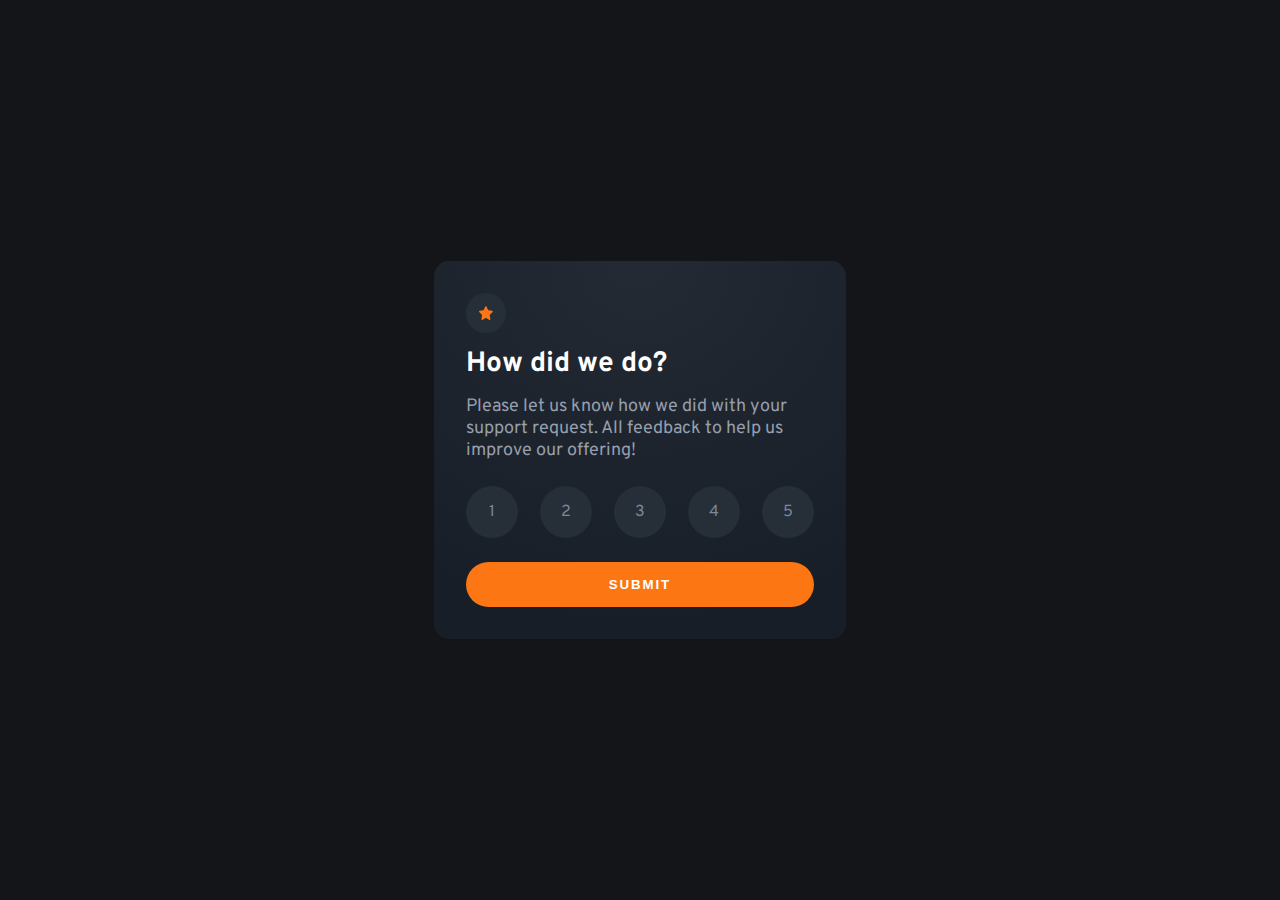
<file: index.html>
<!DOCTYPE html>
<html lang="pt-br">
<head>
  <meta charset="UTF-8">
  <meta http-equiv="X-UA-Compatible" content="IE=edge">
  <meta name="viewport" content="width=device-width, initial-scale=1.0">
  <link rel="stylesheet" href="style.css">
  <title>Document</title>
</head>
<body>
  <div class="container">

    <!--Rating States-->

    <div class="card card--primary">

      <div class="card__icon"><img src="images/icon-star.svg"></div>

      <h2 class="card__title">How did we do?</h2>

      <p class="card__text">Please let us know how we did with your support request. All feedback to help us improve our offering!</p>

      <div class="card__rating">
        <span class="card__rating__number" onclick="selectRating(1)">1</span>
        <span class="card__rating__number" onclick="selectRating(2)">2</span>
        <span class="card__rating__number" onclick="selectRating(3)">3</span>
        <span class="card__rating__number" onclick="selectRating(4)">4</span>
        <span class="card__rating__number" onclick="selectRating(5)">5</span>
      </div>

      <button class="card__btn" onclick="submit()">Submit</button>
    </div>

    <!--Rating States End-->

    <!--Thank you!-->

    <div class="card card--thank-you hidden">

      <img class="card__image" src="images/illustration-thank-you.svg">

      <div class="card__result"> <span>You selected <span class="card__result__value">X</span> out of 5</span></div>

      <h2 class="card__title">Thank you!</h2>

      <p class="card__text">We appreciate you taking the time to give a rating. If you ever more support, don't hesitate to get in touch!</p>
    </div>

        <!--Thank you! End-->

  </div>

  <script src="index.js"></script>

</body>
</html>
</file>
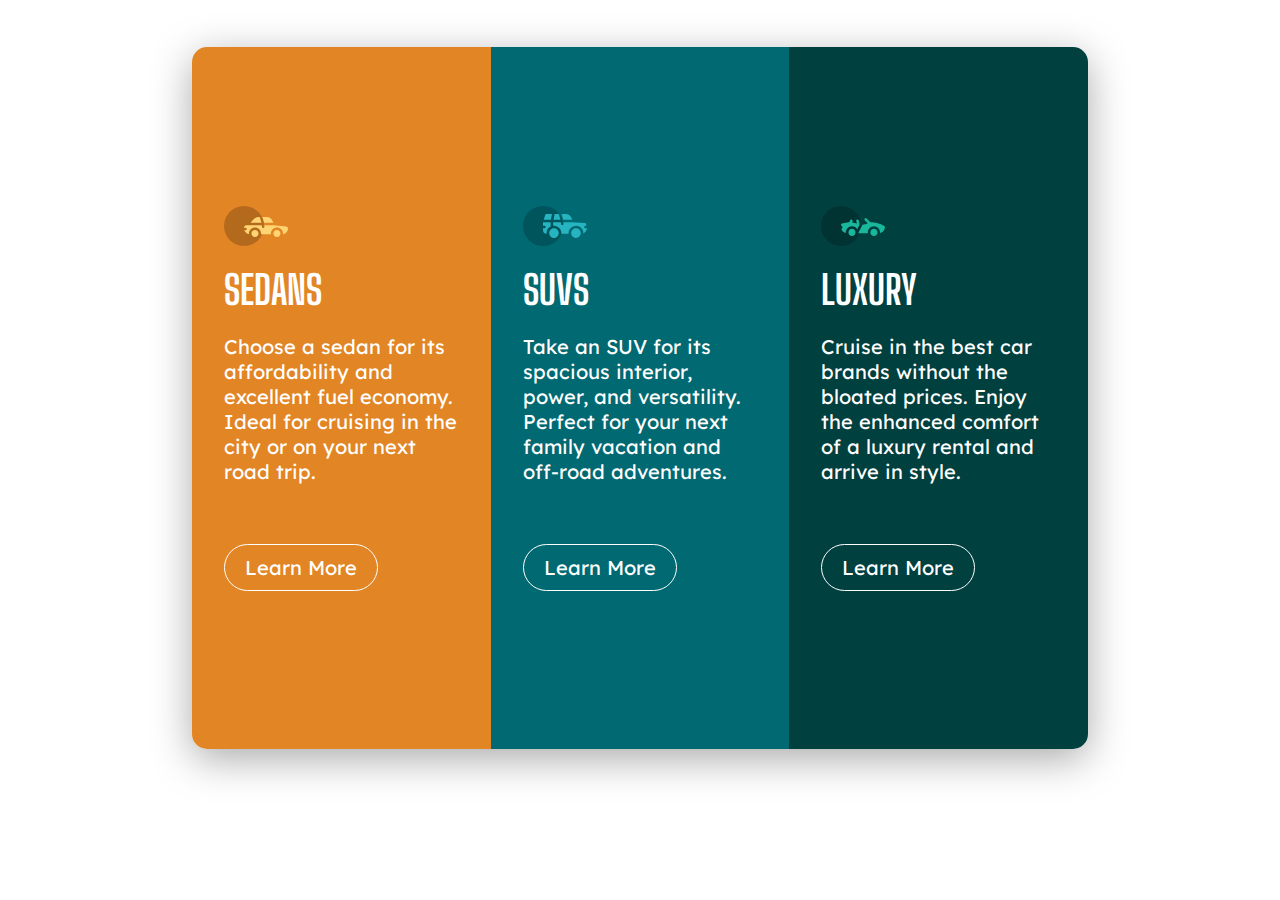
<file: 3-column-preview-card/index.html>
<!DOCTYPE html>
<html lang="pt-br">
<head>
  <meta charset="UTF-8">
  <meta name="viewport" content="width=device-width, initial-scale=1.0">
  <title>Frontend Mentor | 3-column preview card component</title>
  <link rel="stylesheet" href="CSS/style.css">
  <link rel="stylesheet" href="CSS/responsive.css">
</head>
<body>
<section class="container">
  <div class="bloco1">
    <div class="text-container">
      <img src="images/icon-sedans.svg">
      <h2>SEDANS</h2>
      <p>Choose a sedan for its affordability and excellent fuel economy. Ideal for cruising in the city or on your next road trip.</p>
      <a href="#" id="sedans">Learn More</a>
    </div>
  </div>
  <div class="bloco2">
    <div class="text-container">
      <img src="images/icon-suvs.svg">
      <h2>SUVS</h2>
      <p>Take an SUV for its spacious interior, power, and versatility. Perfect for your next family vacation and off-road adventures.</p>
      <a href="#" id="suvs">Learn More</a>
      </div>
  </div>
  <div class="bloco3">
    <div class="text-container">
      <img src="images/icon-luxury.svg">
      <h2>LUXURY</h2>
      <p>Cruise in the best car brands without the bloated prices. Enjoy the enhanced comfort of a luxury rental and arrive in style.</p>
      <a href="#" id="luxury">Learn More</a>
    </div>
  </div>
</section>
</body>
</html>
</file>
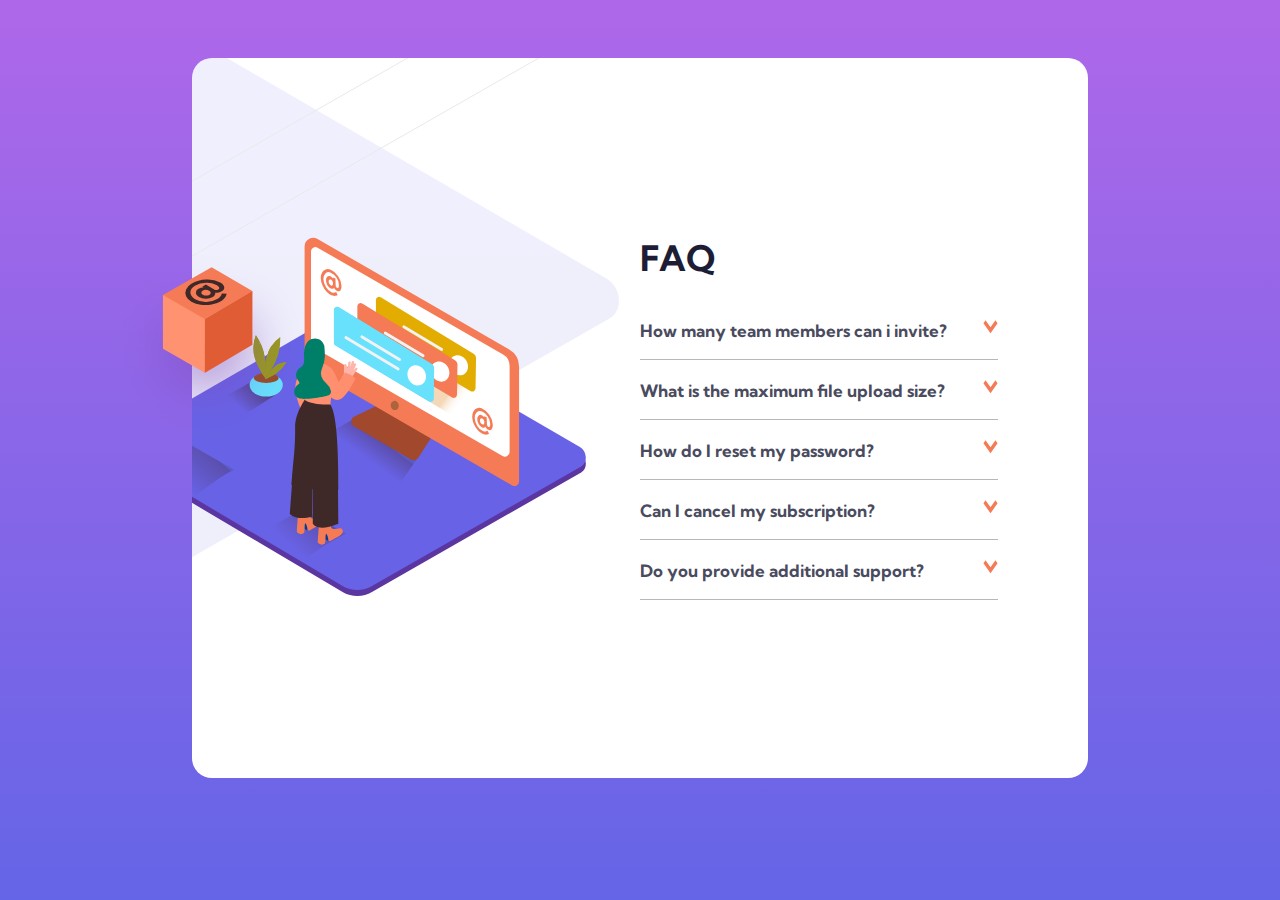
<file: Accordion Card FrontEnd Mentor/index.html>
<!DOCTYPE html>
<html lang="pt-br">
  <head>
    <meta charset="UTF-8" />
    <meta name="viewport" content="width=device-width, initial-scale=1.0" />
    <link
      rel="icon"
      type="image/svg"
      sizes="32x32"
      href="./images/illustration-woman-online-desktop.svg"
    />
    <link rel="stylesheet" href="style.css" />
    <title>FAQ Accordion Card</title>
  </head>
  <body>
    <img
      class="card--left__img__box"
      src="images/illustration-box-desktop.svg"
    />
    <section class="card">
      <img
        class="card--left__img__shadow"
        src="images/bg-pattern-desktop.svg"
      />
      <div class="card--left">
        <img
          class="card--left__img__woman"
          src="images/illustration-woman-online-desktop.svg"
        />
      </div>

      <div class="card--right">
        <h1 class="card--right__title">FAQ</h1>

        <div class="card--right__box__one">
          <div class="card--right__box__question" onclick="mostrar(1)">
            <h2 class="card--right__box__question__title">
              How many team members can i invite?
            </h2>
            <img
              class="card--right__box__question__img"
              src="images/icon-arrow-down.svg"
            />

            <img
              class="card--right__box__answer__img hidden"
              src="images/icon-arrow-down.svg"
            />
          </div>

          <div class="card--right__box__answer hidden" onclick="sumir(1)">
            <p class="card--right__box__answer__text">
              You can invite up to 2 additional users on the Free plan. There is
              no limit on team members for the Premium plan.
            </p>
          </div>
        </div>

        <div class="card--right__box__two">
          <div class="card--right__box__question" onclick="mostrar(2)">
            <h2 class="card--right__box__question__title">
              What is the maximum file upload size?
            </h2>
            <img
              class="card--right__box__question__img"
              src="images/icon-arrow-down.svg"
            />
            <img
              class="card--right__box__answer__img hidden"
              src="images/icon-arrow-down.svg"
            />
          </div>

          <div class="card--right__box__answer hidden" onclick="sumir(2)">
            <p class="card--right__box__answer__text">
              No more than 2GB. All files in your account must fit your allotted
              storage space.
            </p>
          </div>
        </div>

        <div class="card--right__box__three">
          <div class="card--right__box__question" onclick="mostrar(3)">
            <h2 class="card--right__box__question__title">
              How do I reset my password?
            </h2>
            <img
              class="card--right__box__question__img"
              src="images/icon-arrow-down.svg"
            />
            <img
              class="card--right__box__answer__img hidden"
              src="images/icon-arrow-down.svg"
            />
          </div>

          <div class="card--right__box__answer hidden" onclick="sumir(3)">
            <p class="card--right__box__answer__text">
              Click “Forgot password” from the login page or “Change password”
              from your profile page. A reset link will be emailed to you.
            </p>
          </div>
        </div>

        <div class="card--right__box__four">
          <div class="card--right__box__question" onclick="mostrar(4)">
            <h2 class="card--right__box__question__title">
              Can I cancel my subscription?
            </h2>
            <img
              class="card--right__box__question__img"
              src="images/icon-arrow-down.svg"
            />
            <img
              class="card--right__box__answer__img hidden"
              src="images/icon-arrow-down.svg"
            />
          </div>

          <div class="card--right__box__answer hidden" onclick="sumir(4)">
            <p class="card--right__box__answer__text">
              Yes! Send us a message and we’ll process your request no questions
              asked.
            </p>
          </div>
        </div>
        <div class="card--right__box__five">
          <div class="card--right__box__question" onclick="mostrar(5)">
            <h2 class="card--right__box__question__title">
              Do you provide additional support?
            </h2>
            <img
              class="card--right__box__question__img"
              src="images/icon-arrow-down.svg"
            />
            <img
              class="card--right__box__answer__img hidden"
              src="images/icon-arrow-down.svg"
            />
          </div>

          <div class="card--right__box__answer hidden" onclick="sumir(5)">
            <p class="card--right__box__answer__text">
              Chat and email support is available 24/7. Phone lines are open
              during normal business hours.
            </p>
          </div>
        </div>
      </div>
    </section>

    <script src="index.js"></script>
  </body>
</html>
</file>
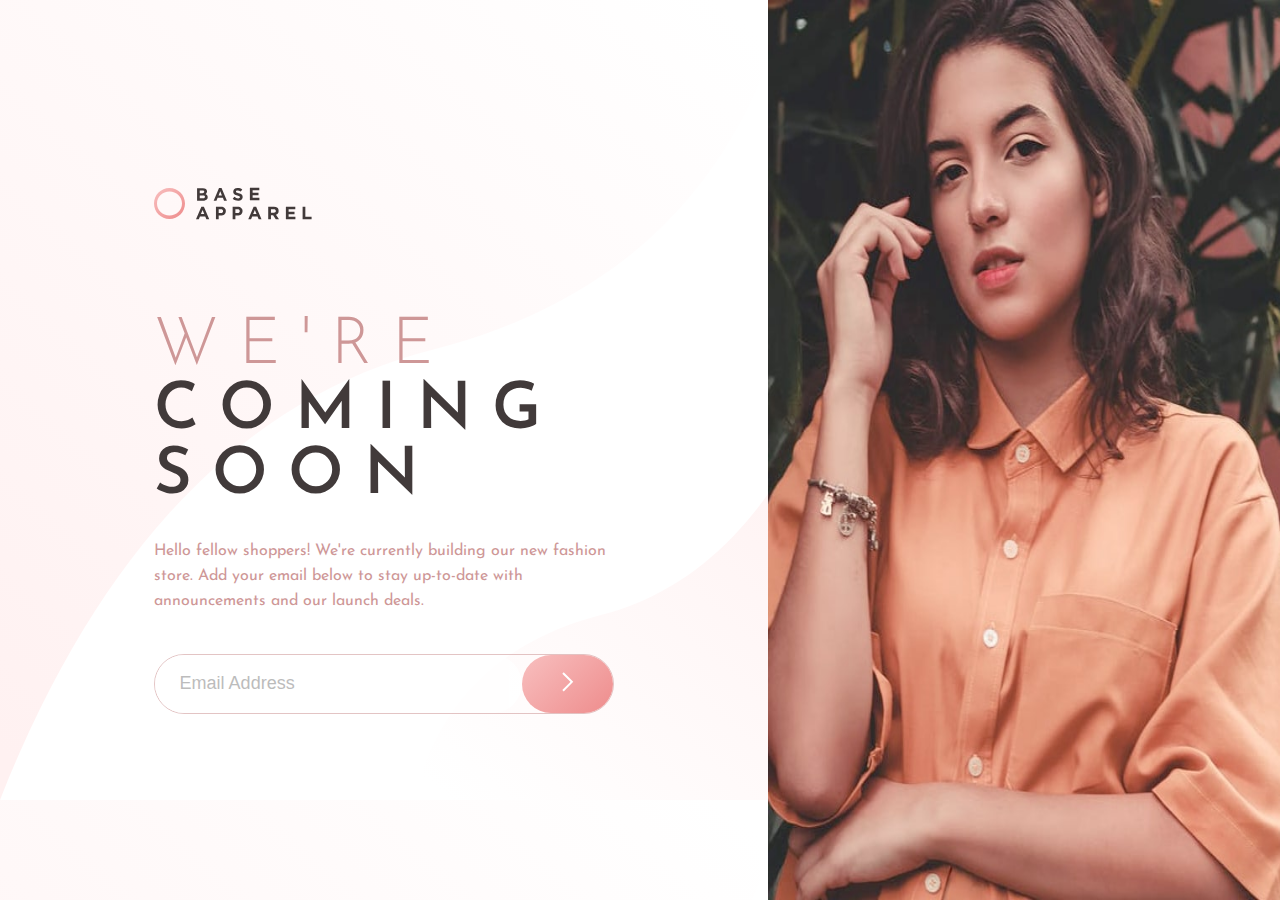
<file: Comming Soon/index.html>
<!DOCTYPE html>
<html lang="pt-br">
<head>
  <meta charset="UTF-8">
  <meta name="viewport" content="width=device-width, initial-scale=1.0">
  <link rel="icon" type="image/png" sizes="32x32" href="./images/favicon-32x32.png">
  <link rel="stylesheet" href="style.css">
  <title>Base Apparel coming soon page</title>
</head>
<body>
  <section class="card">
    <div class="card--bigger">

      <div class="card--bigger__text">

        <header class="card--bigger__text__header">

          <img src="images/logo.svg">
  
        </header>

        <span class="card--bigger__text__title__one">
          We're
        </span>

        <span class="card--bigger__text__title__two">
            coming soon 
        </span>

        <p class="card--bigger__text__paragraph">
          Hello fellow shoppers! We're currently building our new fashion store. 
          Add your email below to stay up-to-date with announcements and our launch deals.
        </p>

        <div class="card--bigger__submit__error__msg">
          <p>Verifique seu email e tente novamente!</p>
          <div class="triangulo-para-baixo"></div>
        </div>
        <div class="card--bigger__submit">


          <input class="card--bigger__submit__input" required type="email" placeholder="Email Address">

          <button class="card--bigger__submit__btn" onclick="Submited()" onmouseover="sobre()" onmouseout="saiu()">
            <img class="card--bigger__submit__btn__arrow" src="images/icon-arrow.svg">
            <img class="card--bigger__submit__btn__error hidden" src="images/icon-error.svg">
        </button>

        </div>

      </div>
    </div>

    <div class="card--smaller">

      <img class="card--smaller__img" src="images/hero-desktop.jpg">

    </div>
  </section>
  <section class="card--two">
    <h2 class="card--two__title">Seu Login foi realizado com sucesso</h2>
  </section>

  <script src="index.js"></script>

</body>
</html>
</file>
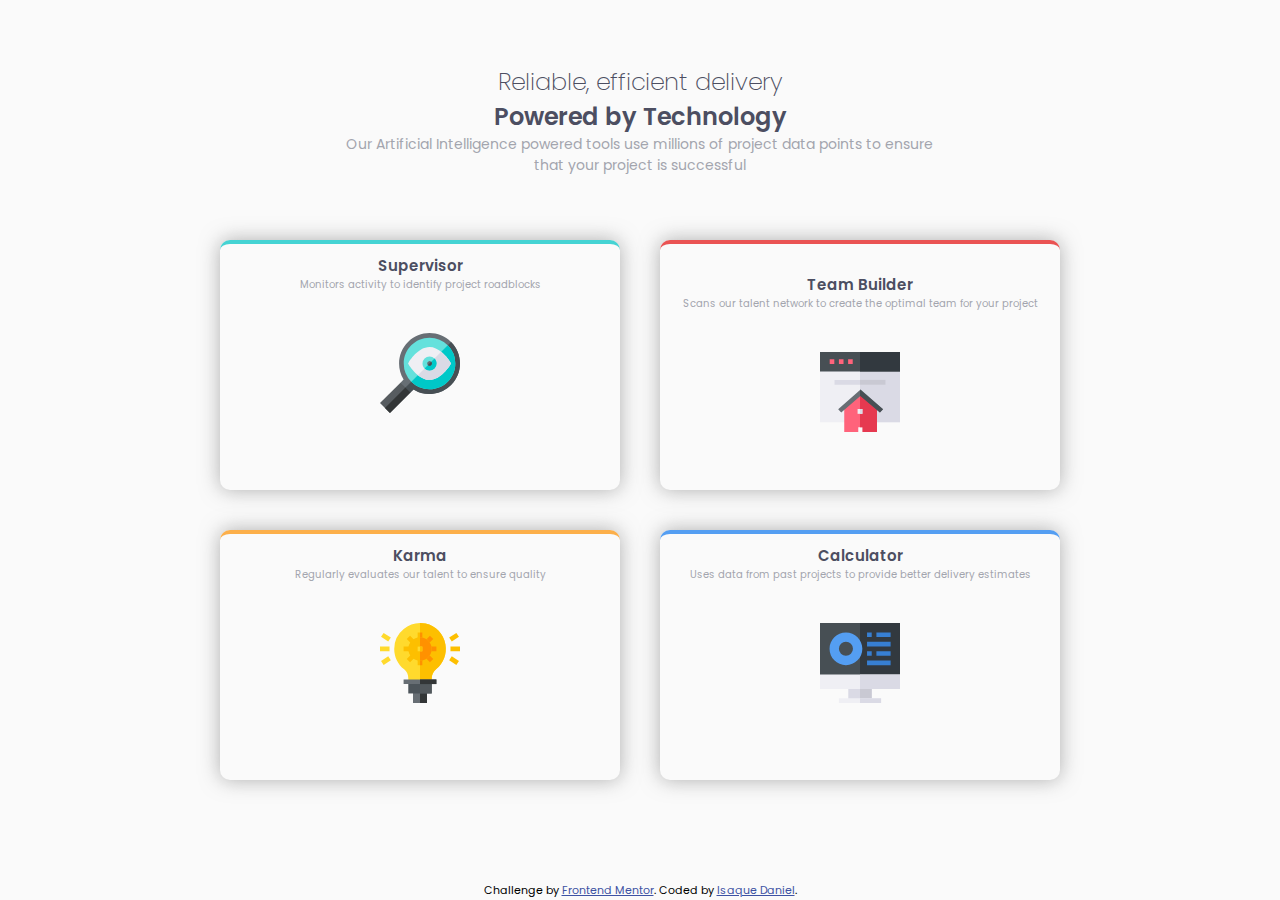
<file: Four-Card-Feature/index.html>
<!DOCTYPE html>
<html lang="pt-br">
<head>
  <meta charset="UTF-8">
  <meta name="viewport" content="width=device-width, initial-scale=1.0">
  <link rel="icon" type="image/svg" sizes="32x32" href="./images/icon-karma.svg">
  <link rel="stylesheet" href="style.css">
  <link rel="stylesheet" href="responsive.css">
  <title>Four card feature section</title>

  <style>
    .attribution { font-size: 11px; text-align: center; }
    .attribution a { color: hsl(228, 45%, 44%); }
  </style>

</head>

<body>
  
  <section class="title--card">
    <h1 class="title--card__h1">Reliable, efficient delivery</h1>
    <h2 class="title--card__h2">Powered by Technology</h2>
    <p class="title--card__p">Our Artificial Intelligence powered tools use millions of project data points to ensure that your project is successful</p>
  </section>

  <section class="cards">

    <div class="cards--supervisor">
      <h2 class="cards--supervisor__title">Supervisor</h2>
      <p class="cards--supervisor__content">Monitors activity to identify project roadblocks
      </p>
      <img src="images/icon-supervisor.svg" alt="Lupa" class="cards--supervisor__img">
    </div>

    <div class="cards--teambuilder">
      <h2 class="cards--teambuilder__title">Team Builder</h2>
      <p class="cards--teambuilder__content">Scans our talent network to create the optimal team for your project</p>
      <img class="cards--teambuilder__img" src="images/icon-team-builder.svg">
    </div>

    <div class="cards--karma">
      <h2 class="cards--karma__title">Karma</h2>
      <p class="cards--karma__content">Regularly evaluates our talent to ensure quality</p>
      <img src="images/icon-karma.svg" alt="Lampada" class="cards--karma__img">
    </div>

    <div class="cards--calculator">
      <h2 class="cards--calculator__title">Calculator</h2>
      <p class="cards--calculator__content">Uses data from past projects to provide better delivery estimates</p>
      <img src="images/icon-calculator.svg" alt="computer monitor" class="cards--calculator__img">
    </div>

  </section>

  <footer>
    <p class="attribution">
      Challenge by <a href="https://www.frontendmentor.io?ref=challenge" target="_blank">Frontend Mentor</a>. 
      Coded by <a href="#">Isaque Daniel</a>.
    </p>
  </footer>

</body>

</html>
</file>
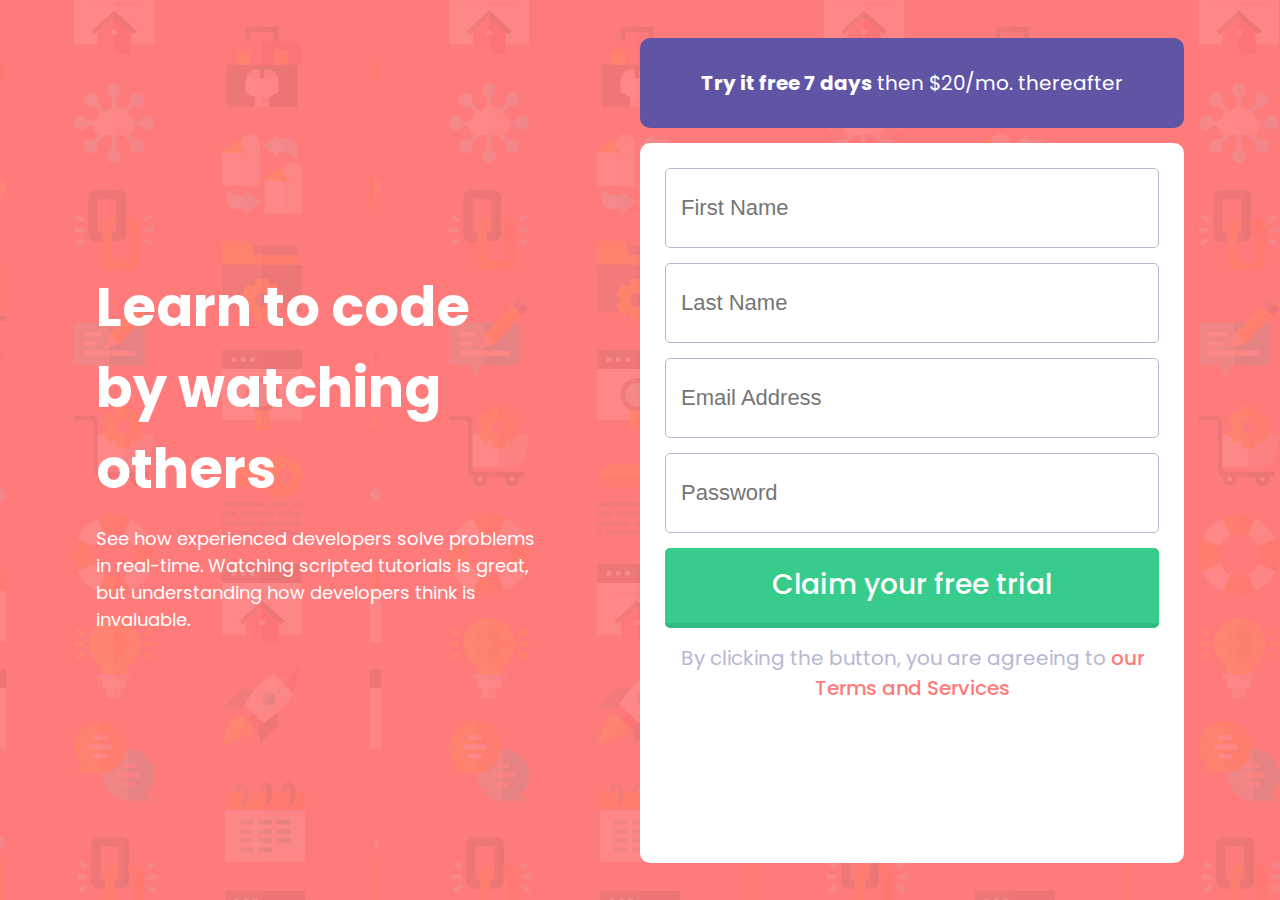
<file: Intro-Signup-Component/index.html>
<!DOCTYPE html>
<html lang="pt-br">
<head>
  <meta charset="UTF-8">
  <meta name="viewport" content="width=device-width, initial-scale=1.0">
  <link rel="icon" type="image/png" sizes="32x32" href="./images/icon-error.svg">
  <link rel="stylesheet" href="style.css">
  <link rel="stylesheet" href="responsive.css">
  <title>Intro component with sign up form</title>

</head>

<body>

  <section class="login--web">
    
    <div class="text--area">
  
      <h1 class="text--area__title">Learn to code by watching others</h1>
    
      <p class="text--area__txt">See how experienced developers solve problems in real-time. Watching scripted tutorials is great, but understanding how developers think is invaluable. </p>
  
    </div>
  
    <div class="login--area">
  
      <div class="login--area__offer">
        <p class="login--area__offer__text"><strong>Try it free 7 days</strong> then $20/mo. thereafter</p>
      </div>
    
      <div name="d1" class="login--area__card">
  
          <input id="fName" class="login--area__card__input" type="text" placeholder="First Name" onblur="fNameValid()">
          <label for="email" id="msg--error--fName">Campo Vazio</label>
          <input id="lName" class="login--area__card__input" type="text" placeholder="Last Name" onblur="lNameValid()">
          <label for="email" id="msg--error--lName">Campo Vazio</label>
          <input class="login--area__card__input" type="text" placeholder="Email Address" id="email" name="email" onblur="validationEmail(email)">
          <label for="email" id="msg--error--email">Email Inválido</label>
          <input id="password" class="login--area__card__input" type="password" placeholder="Password" onblur="passValid()">
          <label for="email" id="msg--error--password">Campo Vazio</label>
  
  
        <button id="btn" class="login--area__card__button"><span id="txt--btn">Claim your free trial</span><img id="img--btn" class="hidden" src="images/icon-error.svg"></button>
  
  
        <p class="login--area__card__explanation">      By clicking the button, you are agreeing to <span class="login--area__card__explanation__red">our Terms and Services</span></p>
  
      </div>
  
    </div>

  </section>
  <section class="login--web--two">
    <h1 class="login--web--two__title">O Cadastro foi realizado com sucesso!</h1>
  </section>

  <script src="index.js"></script>

</body>
</html>
</file>
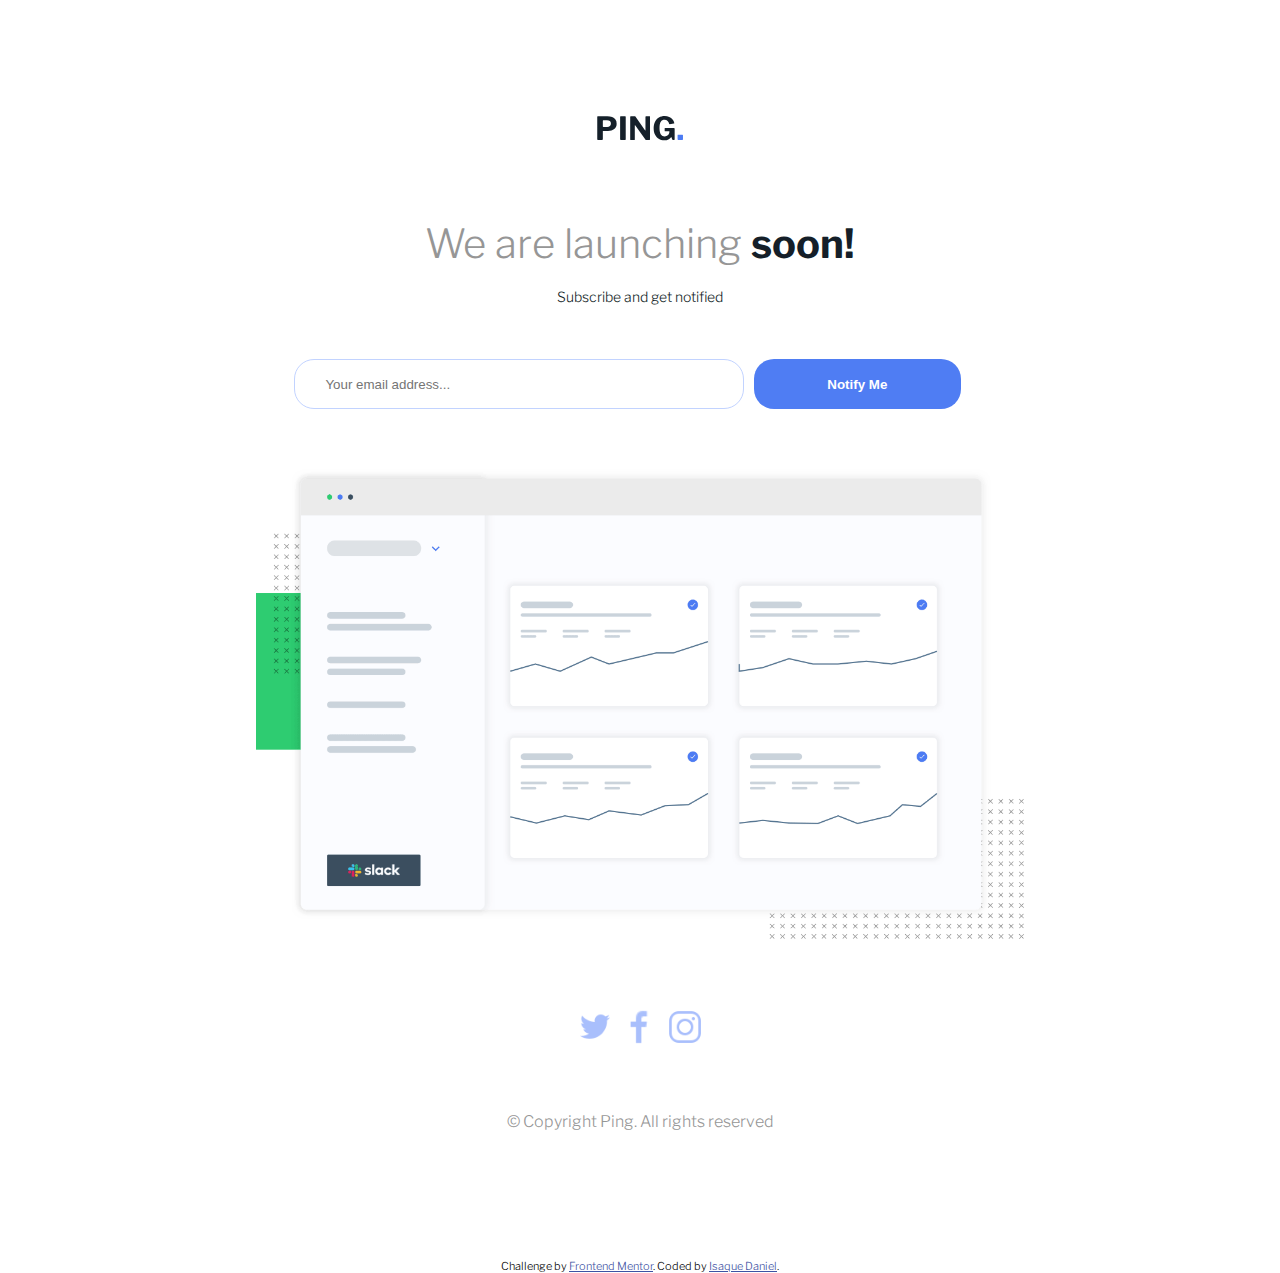
<file: ping-coming-soon-page/index.html>
<!DOCTYPE html>
<html lang="pt-br">
<head>
  <meta charset="UTF-8">
  <meta name="viewport" content="width=device-width, initial-scale=1.0">

  <link rel="icon" type="image/png" sizes="32x32" href="images/icons8-ping-64.png">
  <link rel="stylesheet" href="style.css">
  <link rel="stylesheet" href="responsive.css">
  <title>Ping coming soon page</title>

  <style>
    .attribution { font-size: 11px; text-align: center; }
    .attribution a { color: hsl(228, 45%, 44%); }
  </style>
</head>
<body>

  <section class="card--title">

    <img class="card--title__img" src="images/logo.svg">

    <h1 class="card--title__h1">We are launching <span>soon!</span></h1>

    <h2 class="card--title__h2">Subscribe and get notified</h2>

    <div name="f1" class="card--title__login">
      <input type="email" class="card--title__login__input" placeholder="Your email address..." id="email" onchange="verify(email)" onkeypress="verify(email)">
      <button class="card--title__login__btn" onmousedown="submited()">Notify Me</button>
      <span class="card--title__login__msgerror hidden">Pelase provide a valid email address</span>
    </div>

  </section>

  <section class="card--image">

    <div class="card--image__container">
      <img class="card--image__container__img" src="images/illustration-dashboard.png">
    </div>

    <div class="card--image__icons">
      <a href="https://www.twitter.com" target="_blank"><img src="images/icons8-twitter-48 (1).png" alt="Logo Twitter" class="card--image__icons__twitter"></a>
      <a href="https://www.facebook.com" target="_blank"><img src="images/icons8-facebook-30.png" alt="Logo Facebook" class="card--image__icons__facebook"></a>
      <a href="https://www.instagram.com" target="_blank"><img src="images/icons8-instagram-48.png" alt="Logo instagram" class="card--image__icons__instagram"></a>
    </div>

  </section>

  <p class="copy--paragraph">&copy; Copyright Ping. All rights reserved</p>

  <footer>
    <p class="attribution">
      Challenge by <a href="https://www.frontendmentor.io?ref=challenge" target="_blank">Frontend Mentor</a>. 
      Coded by <a href="#">Isaque Daniel</a>.
    </p>
  </footer>

  <script src="index.js"></script>
</body>
</html>
</file>
<file: style.css>
@import url('https://fonts.googleapis.com/css2?family=Overpass:wght@400;700&display=swap');

/*
font-family: 'Overpass', sans-serif;
*/

*{
    margin:0;
    padding:0;
    box-sizing: border-box;
}

body{
    font-family: 'Overpass', sans-serif;
}

:root{
    --very-dark-blue: #131518;
    --dark-blue: #262E38;
    --medium-gray: #7C8798;
    --light-gray: #969FAD;
    --white: #FFF;
    --orange: #FC7614;
    --black-gradient: radial-gradient(98.96% 98.96% at 50% 0%, #232A34 0%, #181E27 100%);
}

.container{
    display: flex;
    flex-direction: column;
    align-items: center;
    justify-content: center;
    background: var(--very-dark-blue);
    height: 100vh;
    width: 100vw;
    padding: 24px;
}

.card{
    background: var(--black-gradient);
    padding: 24px;
    border-radius: 15px;
}

.card__icon{
    width: 40px;
    height: 40px;
    border-radius: 50%;
    background: var(--dark-blue);
    display:flex;
    justify-content: center;
    align-items: center;
    flex-direction: row;
    margin-bottom: 16px;
}

.card__icon > img{
    width: 13.96px;
}

.card__title{
    color: var(--white);
    line-height: 30px;
    margin-bottom: 17px;
    font-weight: 700;
}

.card__text{
    color: var(--light-gray);
    line-height: 22px;
    margin-bottom: 24px;
    font-weight: 400;
}

.card__rating{
    color: var(--medium-gray);
    margin-bottom: 24px;
    display: flex;
    flex-direction: row;
    justify-content: space-between;
    align-items: center;
}

.card__rating__number{
    width:52px;
    height:52px;
    background: var(--dark-blue);
    display: flex;
    justify-content: center;
    align-items: center;
    text-align: center;
    border-radius: 50%;
    cursor: pointer;
}

.card__rating__number:hover{
    background: var(--orange);
    color: var(--white);
    transition: 0.2s;
}

.card__rating__number--active{
    background: var(--medium-gray);
    color: var(--white);
}

.card__btn{
    background: var(--orange);
    width: 100%;
    height: 45px;
    border-radius: 22.5px;
    border: none;
    color: var(--white);
    font-weight: 700;
    text-transform: uppercase;
    letter-spacing: 1.86667px;
    cursor: pointer;
}

.card__btn:hover{
    background: var(--white);
    color: var(--orange);
    transition: 0.2s;
}

.card--thank-you{
    display: flex;
    flex-direction: column;
    align-items: center;
    justify-content: center;
    text-align: center;
}

.card__image{
    width: 144px;
    height: 96px;
    margin-top: 10px;
}

.card__result{
    color: var(--orange);
    font-weight: 400;
    width: 168px;
    height: 32px;
    line-height: 22px;
    font-size: 14px;
    background: var(--dark-blue);
    display: flex;
    justify-content: center;
    align-items: center;
    margin-bottom: 24px;
    margin-top: 24px;
    border-radius: 22.5px;
    padding-bottom: 4px;
}

.hidden{
    display: none;
}

@media screen and (min-width: 344px){
    .card{
        max-width: 412px;
        padding: 32px;
    }

    .card__title{
        font-size: 28px;
    }

    .card__text{
        font-size:18px;
    }

    .card__rating__number{
        font-size: 16px;
    }

    .card__image{
        width: 144px;
    }
}
</file>
<file: 3-column-preview-card/CSS/style.css>
@import url('https://fonts.googleapis.com/css2?family=Big+Shoulders+Display:wght@700&family=Lexend+Deca&display=swap');

/*font-family: 'Big Shoulders Display', cursive;
font-family: 'Lexend Deca', sans-serif;*/

*{
    margin:0;
    padding:0;
    box-sizing:border-box;
}

body{
    Font-size: 15px;
    font-family: 'Lexend Deca', sans-serif;
    font-weight: 400;
}

.container{
    width: 90vw;
    height:90vh;
    display:flex;
    flex-direction: column;
    justify-content:center;
    align-items: center;
    margin: 10% auto;
    border-top-left-radius: 15px;
    border-top-right-radius: 15px;
    border-bottom-right-radius: 15px;
    border-bottom-left-radius: 15px;
    box-shadow: 0px 10px 40px #00000056;
}

.bloco1{
    display:flex;
    width:100%;
    height:1/3;
    background:#e28525;
    border-top-left-radius: 15px;
    border-top-right-radius: 15px;
}

.bloco2{
    display:flex;
    width:100%;
    height:1/3;
    background:#016972;
}

.bloco3{
    display:flex;
    width:100%;
    height:1/3;
    background:#00403f;
    border-bottom-right-radius: 15px;
    border-bottom-left-radius: 15px;
}

.text-container{
    width: 80%;
    margin:15% auto;
    display:flex;
    flex-direction: column;
    justify-content:center;
    align-items:flex-start;
    color:white;
    gap:30px;
}

h2{
    font-family: 'Big Shoulders Display', cursive;
    font-weight: 700;
    font-size:40px;
    color:white;
}

p{
    color: white;
    Font-size: 15px;
    font-family: 'Lexend Deca', sans-serif;
    font-weight: 400;
}

a{
    color:white;
    border: 1px solid white;
    border-radius:40px;
    padding: 10px 20px 10px 20px;
    text-decoration: none;
}

#sedans:hover{
    color: #e28525;
    background: white;
}

#suvs:hover{
    color:#016972;
    background: white;
}

#luxury:hover{
    color:#00403f;
    background: white;
}
</file>
<file: 3-column-preview-card/CSS/responsive.css>
/*
@media only screen and (max-width: 360px) {
    h2 {
        display: none;
    }

    .text-container {
        align-items: center;
        justify-content: center;
    }

    #final-page {
        display: none;
    }
}

@media only screen and (max-width: 535px) {
    img {
        display: none;
    }

    .text-container {
        margin: 5% auto;
    }

    h2 {
        font-family: "Big Shoulders Display", cursive;
        font-weight: 700;
        font-size: 32px;
        color: white;
    }

    p {
        color: white;
        font-size: 12px;
        font-family: "Lexend Deca", sans-serif;
        font-weight: 400;
    }
}

@media only screen and (max-width: 650px) {
    * {
        margin: 0;
        padding: 0;
        box-sizing: border-box;
    }

    body {
        font-size: 15px;
        font-family: "Lexend Deca", sans-serif;
        font-weight: 400;
    }

    .container {
        width: 90vw;
        height: 100vh;
        display: flex;
        flex-direction: column;
        justify-content: center;
        align-items: center;
        border-top-left-radius: 15px;
        border-top-right-radius: 15px;
        border-bottom-right-radius: 15px;
        border-bottom-left-radius: 15px;
        box-shadow: none;
    }

    .bloco1 {
        width: 100%;
        height: 33.1/3%;
        background: #e28525;
        border-top-left-radius: 15px;
        border-top-right-radius: 15px;
    }

    .bloco2 {
        width: 100%;
        height: 33.1/3%;
        background: #016972;
    }

    .bloco3 {
        width: 100%;
        height: 33.1/3%;
        background: #00403f;
        border-bottom-right-radius: 15px;
        border-bottom-left-radius: 15px;
    }

    .text-container {
        width: 80%;
        margin: 15% auto;
        display: flex;
        flex-direction: column;
        justify-content: center;
        align-items: flex-start;
        color: white;
        gap: 30px;
    }

    h2 {
        font-family: "Big Shoulders Display", cursive;
        font-weight: 700;
        font-size: 32px;
        color: white;
    }

    p {
        color: white;
        font-size: 12px;
        font-family: "Lexend Deca", sans-serif;
        font-weight: 400;
    }

    a {
        color: white;
        border: 1px solid white;
        border-radius: 40px;
        padding: 10px 20px 10px 20px;
        text-decoration: none;
    }

    #sedans:hover {
        color: #e28525;
        background: white;
    }

    #suvs:hover {
        color: #016972;
        background: white;
    }

    #luxury:hover {
        color: #00403f;
        background: white;
    }
}

@media only screen and (max-width: 365px){
    .container {
        width: 90vw;
        height: 100vh;
        margin: 0% auto;
        box-shadow: none;
    }

    .bloco1{
        margin-top: 0%;
    }
}

@media only screen and (max-width: 380px){
    .container {
        width: 90vw;
        height: 100vh;
        margin: 165% auto;
        box-shadow: none;
    }

    .bloco1{
        margin-top: 170%;
    }
}

@media only screen and (max-width: 395px){
    .container {
        width: 90vw;
        height: 100vh;
        margin-top: 105%;
        box-shadow: none;
    }

    .bloco1{
        margin-top: 170%;
    }
}

@media only screen and (max-width: 414px){
    .container {
        width: 90vw;
        height: 100vh;
        margin: 5% auto;
        box-shadow: none;
    }

    .bloco1{
        margin-top: 70%;
    }
}

@media only screen and (max-width: 999px) {
    .container {
        width: 90vw;
        height: 100vh;
        margin: 45% auto;
        box-shadow: none;
    }

    p {
        font-size: 30px;
    }

    .text-container {
        margin: 5% auto;
    }

    h2 {
        font-size: 50px;
    }

    a {
        font-size: 35px;
    }
}

*/

@media only screen and (min-width: 1000px) {
    .container {
        flex-direction: row;
        border-radius: 0px;
        height: 78vh;
        width: 70vw;
        margin: 3.7% auto;
        border-top-left-radius: 15px;
        border-top-right-radius: 15px;
        border-bottom-right-radius: 15px;
        border-bottom-left-radius: 15px;
        padding-top: 0px;
        box-shadow: 0px 10px 40px #00000056;
    }

    .bloco1 {
        border-radius: 0px;
        border-top-left-radius: 15px;
        border-bottom-left-radius: 15px;
        height: 100%;
        width: 1/3;
    }

    .bloco2 {
        border-radius: 0px;
        height: 100%;
        width: 1/3;
    }

    .bloco3 {
        border-radius: 0px;
        height: 100%;
        width: 1/3;
        border-top-right-radius: 15px;
        border-bottom-right-radius: 15px;
    }

    .text-container {
        gap: 20px;
        border: 2px solid transparent;
    }

    a {
        margin-top: 40px;
        padding: 10px 20px 10px 20px;
        font-size: 20px;
    }

    p {
        font-size: 20px;
    }
}
</file>
<file: Accordion Card FrontEnd Mentor/style.css>
/*
- Mobile: 375px
- Desktop: 1440px

- Weights: 400, 700
*/

@import url('https://fonts.googleapis.com/css2?family=Kumbh+Sans:wght@400;700&display=swap');

*{
    margin:0;
    padding:0;
    box-sizing: border-box;
}

:root{
    --Text-Very-dark-desaturated-blue: hsl(238, 29%, 16%);
    --Text-Soft-red: hsl(14, 88%, 65%);

    --Background-Soft-violet: hsl(273, 75%, 66%);
    --Background-Soft-blue: hsl(240, 73%, 65%);

    --Neutral-Text-Very-dark-grayish-blue: hsl(237, 12%, 33%);
    --Neutral-Text-Dark-grayish-blue: hsl(240, 6%, 50%);

    --Extra-Light-grayish-blue: hsl(240, 5%, 91%);
}

body{
    font-size: 12px;
    font-family: 'Kumbh Sans', sans-serif;
    background: linear-gradient(180deg, hsl(273, 75%, 66%), hsl(240, 73%, 65%)) fixed no-repeat;
}

.card{
    height: 80vh;
    width: 70vw;
    background: white;
    display: flex;
    flex-direction: row;
    justify-content: flex-start;
    align-items: center;
    margin: 4.5% auto;
    border-radius: 20px;
    overflow-x: hidden;
    overflow-y: hidden;
    position: relative;
}

.card--left{
    width: 50%;
    position: relative;
    overflow-x: hidden;
}


.card--left__img__box{
    position: absolute;
    left: 112px;
    top: 265px;
    z-index: 4;
}

.card--left__img__woman{
    left: -78px;
    position: relative;
    z-index: 2;
}

.card--left__img__shadow{
    z-index: 0;
    position: absolute;
    height: auto;
    left: -60%;
    top: -60%;
}

.card--right{
    width: 40%;
    margin-right: 10%;
    height: auto;
    display: flex;
    flex-direction: column;
    justify-content: center;
    gap: 20px;
}

.card--right__box__question{
    display: flex;
    flex-direction: row;
    width: 100%;
    height: 40px;
    justify-content: space-between;
    border-bottom: 1px solid rgba(128, 128, 128, 0.568);
    cursor: pointer;
}

.card--right__box__question__title{
    color: var(--Neutral-Text-Very-dark-grayish-blue);
    font-weight: 400px;
    font-size: 17px;
}

.card--right__title{
    font-size: 35px;
    color: var(--Text-Very-dark-desaturated-blue);
    margin-bottom: 20px;
}

.card--right__box__question__img{
    width: 15px;
    height: 15px;
}

.card--right__box__answer{
    display: flex;
    flex-direction: row;
    justify-content: space-between;
    align-items: center;
    width: 100%;
    height: auto;
    font-size: 15px;
    font-weight: 400;
    color: var(--Neutral-Text-Dark-grayish-blue);
    cursor: pointer;
    position: relative;
    top: -15px;
    padding-top: 5px;
    background-color: white;
    z-index: 50;
}

.card--right__box__answer__img{
    width: 15px;
    height: 15px;
    transform: rotate(180deg);
    z-index: 99;
}

.hidden{
    display: none;
}

.esconder{
    display: none;
}

.activeQuestions{
    color: var(--Text-Very-dark-desaturated-blue);
    font-weight: 700;
    font-size: 19px;
}

.noBorder{
    border: none;
}
</file>
<file: Comming Soon/style.css>
@import url('https://fonts.googleapis.com/css2?family=Josefin+Sans:wght@300;400;600&display=swap');

/*
Weights: 300, 400, 600
font-family: 'Josefin Sans', sans-serif;
Font size: 16px
*/

:root{
    --Desaturated-Red: hsl(0, 36%, 70%);
    --Desaturated-Soft-Red: hsla(0, 36%, 70%, 0.568);
    --Desaturated-S-Red: hsl(0, 53%, 55%);
    --Desaturated-SS-Red: hsl(0, 73%, 71%);
    --Soft-Red: hsl(0, 93%, 68%);
    --Dark-Grayish-Red: hsl(0, 6%, 24%);
    --Gradient-One: linear-gradient(135deg, hsl(0, 0%, 100%), hsl(0, 100%, 98%));
    --Gradient-Two: linear-gradient(137deg, rgba(248,191,191,1) 0%, rgba(238,140,140,1) 100%);
    --Gradient-Three: linear-gradient(137deg, rgb(230, 166, 166) 0%, rgb(231, 94, 94) 100%);
}

*{
    margin:0;
    padding:0;
    box-sizing: border-box;
}

body{
    background-image: url(images/bg-pattern-desktop.svg);
    font-family: 'Josefin Sans', sans-serif;
    Font-size: 16px;
}

.card{
    width: 100%;
    height: 100vh;
    display: flex;
    flex-direction: row;
}

.card--bigger{
    width: 60%;
    height: 100%;
    display:flex;
    flex-direction: column;
    align-items: center;
    justify-content: center;
}


.card--bigger__text{
    width: 60%;
    margin: 5% auto;
}

.card--bigger__text__header{
    align-self: flex-start;
    width: 60%;
    height: auto;
    margin-bottom: 90px;
}

.card--bigger__text__title__one{
    color: var(--Desaturated-Red);
    text-transform: uppercase;
    letter-spacing: 20px;
    font-size: 65px;
    font-weight: 300;
}

.card--bigger__text__title__two{
    color: var(--Dark-Grayish-Red);
    font-weight: 600;
    font-size: 65px;
    text-transform: uppercase;
    letter-spacing: 20px;
}

.card--bigger__text__paragraph{
    margin-top: 30px;
    color: var(--Desaturated-Red);
    line-height: 25px;
}

.card--bigger__submit{
    border: 1px solid var(--Desaturated-Soft-Red);
    height: 60px;
    display:flex;
    flex-direction: row;
    border-radius: 35px;
    margin-top: 40px;
}

.card--bigger__submit__input{
    border: none;
    outline: none;
    width:80%;
    height: 100%;
    font-size: 18px;
    border-radius: 35px;
    padding-left: 25px;
    opacity: 0.8;
}

.card--bigger__submit__input::placeholder{
    opacity: 0.6;
}

.card--bigger__submit__btn{
    width: 20%;
    margin:0;
    padding:0;
    height: 100%;
    border-radius: 35px;
    border: none;
    background: var(--Gradient-Two);
    cursor: pointer;
    outline: none;
}

.card--smaller{
    width: 40%;
    height: 100%;
    display: flex;
    flex-direction: row;
    justify-content: center;
    align-items: center;
}

.card--smaller__img{
    height: 100%;
    width: 100%;
}

.hidden{
    display: none;
}

.active{
    background: white;
    border: 1px solid var(--Soft-Red);
}

.sobre{
    background: var(--Gradient-Three);
}

.card--bigger__submit__error__msg{
    background: var(--Desaturated-SS-Red);
    position: absolute;
    width: 150px;
    left: 531px;
    bottom: 115px;
    display: flex;
    flex-direction: column;
    align-items: center;
    z-index: 5;
    padding: 10px 20px 10px 20px;
    border-radius: 15px;
    color: white;
    font-size: 20px;
}

.triangulo-para-baixo{
    width: 0; 
    height: 0; 
    border-left: 20px solid transparent;
    border-right: 20px solid transparent;
    border-top: 15px solid var(--Desaturated-SS-Red);
    position: absolute;
    top: 100px;
    z-index: 1;
}

.card--two{
    background: var(--Gradient-Two);
    width: 100vw;
    height: 100vh;
    display: flex;
    flex-direction: column;
    align-items: center;
    justify-content: center;
    text-align: center;
}

.card--two__title{
    font-weight: 600;
    font-size: 85px;
    text-transform: uppercase;
    letter-spacing: 20px;
    color: white;
}
</file>
<file: Four-Card-Feature/style.css>
/*
- Mobile: 375px
- Desktop: 1440px

- Font size: 15px

- Weights: 200, 400, 600

- font-family: 'Poppins', sans-serif;
*/

@import url('https://fonts.googleapis.com/css2?family=Poppins:wght@200;400;600&display=swap');

/*    Var    */

:root{
    /*Primary*/
    --Red: hsl(0, 78%, 62%);
    --Cyan: hsl(180, 62%, 55%);
    --Orange: hsl(34, 97%, 64%);
    --Blue: hsl(212, 86%, 64%);
    
    /*Neutral*/
    --Very-Dark-Blue: hsl(234, 12%, 34%);
    --Grayish-Blue: hsl(229, 6%, 66%);
    --Very-Light-Gray: hsl(0, 0%, 98%);
}

/*    Geral    */

*{
    margin:0;
    padding:0;
    box-sizing: border-box;
}

body{
    font-size: 15px;
    font-family: 'Poppins', sans-serif;
    background-color: var(--Very-Light-Gray);
}

/*    Title Part    */

.title--card{
    width: 80vw;
    text-align: center;
    margin: 10% auto;
}

.title--card__h1{
    font-weight: 200;
    color: var(--Very-Dark-Blue);
    font-size: 25px;
}

.title--card__h2{
    color: var(--Very-Dark-Blue);
    font-weight: 600;
}

.title--card__p{
    margin-top: 10px;
    color: var(--Grayish-Blue);
}

/*    Card Part    */

img{
    width: 20%;
}

.cards{
    width: 80vw;
    height: auto;
    display: flex;
    flex-direction: column;
    justify-content: center;
    align-items: center;
    margin: 0 auto;
    gap: 40px;
}

.cards--supervisor{
    display: flex;
    flex-direction: column;
    width: 400px;
    height: 250px;
    padding: 25px;
    border-radius: 10px;
    border-top: 4px solid var(--Cyan);
    -webkit-box-shadow: 0px 0px 20px 0px rgba(138,138,138,0.68);
    -moz-box-shadow: 0px 0px 20px 0px rgba(138,138,138,0.68);
    box-shadow: 0px 0px 20px 0px rgba(138,138,138,0.68);
}

.cards--supervisor__title{
    font-weight: 600;
    color: var(--Very-Dark-Blue);
}

.cards--supervisor__content{
    width: 90%;
    color: var(--Grayish-Blue);
}

.cards--supervisor__img{
    align-self: flex-end;
    margin: 10%;
}

.cards--supervisor:hover{
    width: 410px;
    height: 260px;
}

.cards--teambuilder{
    display: flex;
    flex-direction: column;
    justify-content: center;
    height: 250px;
    width: 400px;
    padding: 25px;
    border-radius: 10px;
    border-top: 4px solid var(--Red);
    -webkit-box-shadow: 0px 0px 20px 0px rgba(138,138,138,0.68);
    -moz-box-shadow: 0px 0px 20px 0px rgba(138,138,138,0.68);
    box-shadow: 0px 0px 20px 0px rgba(138,138,138,0.68);
}

.cards--teambuilder__title{
    color: var(--Very-Dark-Blue);
    font-weight: 600;
}

.cards--teambuilder__content{
    width: 90%;
    color: var(--Grayish-Blue);
}

.cards--teambuilder__img{
    margin: 10%;
    align-self: flex-end;
}

.cards--teambuilder:hover{
    width: 410px;
    height: 260px;
}

.cards--karma{
    display: flex;
    flex-direction: column;
    padding: 25px;
    width: 400px;
    height: 250px;
    border-radius: 10px;
    border-top: 4px solid var(--Orange);
    -webkit-box-shadow: 0px 0px 20px 0px rgba(138,138,138,0.68);
    -moz-box-shadow: 0px 0px 20px 0px rgba(138,138,138,0.68);
    box-shadow: 0px 0px 20px 0px rgba(138,138,138,0.68);
}

.cards--karma__title{
    color: var(--Very-Dark-Blue);
    font-weight: 600;
}

.cards--karma__content{
    width: 90%;
    color: var(--Grayish-Blue);
}

.cards--karma__img{
    align-self: flex-end;
    margin: 10%;
}

.cards--karma:hover{
    width: 410px;
    height: 260px;
}

.cards--calculator{
    display: flex;
    flex-direction: column;
    width: 400px;
    height: 250px;
    padding: 25px;
    border-radius: 10px;
    border-top: 4px solid var(--Blue);
    -webkit-box-shadow: 0px 0px 20px 0px rgba(138,138,138,0.68);
    -moz-box-shadow: 0px 0px 20px 0px rgba(138,138,138,0.68);
    box-shadow: 0px 0px 20px 0px rgba(138,138,138,0.68);
    margin-bottom: 10%;
}

.cards--calculator__title{
    color: var(--Very-Dark-Blue);
    font-weight: 600;
}

.cards--calculator__content{
    color: var(--Grayish-Blue);
    width: 90%;
}

.cards--calculator__img{
    align-self: flex-end;
    margin: 10%;
}

.cards--calculator:hover{
    width: 410px;
    height: 260px;
}
</file>
<file: Four-Card-Feature/responsive.css>
@media (min-width: 162px){
    .title--card__h1{
        font-size: 15px;
    }

    .title--card__h2{
        font-size: 15px;
    }

    .title--card__p{
        font-size: 10px;
    }

    .cards--supervisor{
        width: 120px;
        height: 150px;
        text-align: center;
        padding: 0;
        padding-top: 10px;
    }

    .cards--supervisor__title{
        font-size: 15px;
    }

    .cards--supervisor__content{
        font-size: 10px;
        width: 100%;
    }

    .cards--supervisor__img{
        align-self: center;
    }

    .cards--supervisor:hover{
        width: 130px;
        height: 160px;
    }

    .cards--teambuilder{
        width: 120px;
        height: 150px;
        text-align: center;
        padding: 0;
        padding-top: 10px;
    }

    .cards--teambuilder__title{
        font-size: 15px;
    }

    .cards--teambuilder__content{
        font-size: 10px;
        width: 100%;
    }

    .cards--teambuilder__img{
        align-self: center;
    }

    .cards--teambuilder:hover{
        width: 130px;
        height: 160px;
    }

    .cards--karma{
        width: 120px;
        height: 150px;
        text-align: center;
        padding: 0;
        padding-top: 10px;
    }

    .cards--karma__title{
        font-size: 15px;
    }

    .cards--karma__content{
        font-size: 10px;
        width: 100%;
    }

    .cards--karma__img{
        align-self: center;
    }

    .cards--karma:hover{
        width: 130px;
        height: 160px;
    }

    .cards--calculator{
        width: 120px;
        height: 150px;
        text-align: center;
        padding: 0;
        padding-top: 10px;
    }

    .cards--calculator__title{
        font-size: 15px;
    }

    .cards--calculator__content{
        font-size: 10px;
        width: 100%;
    }

    .cards--calculator__img{
        align-self: center;
    }

    .cards--calculator:hover{
        width: 130px;
        height: 160px;
    }
}

@media (min-width: 320px){
    .title--card__h1{
        font-size: 20px;
    }

    .title--card__h2{
        font-size: 20px;
    }

    .title--card__p{
        font-size: 14px;
    }

    .cards--supervisor{
        width: 270px;
        height: 220px;
    }

    .cards--supervisor:hover{
        width: 280px;
        height: 230px;
    }

    .cards--teambuilder{
        width: 270px;
        height: 220px;
    }

    .cards--teambuilder:hover{
        width: 280px;
        height: 230px;
    }

    .cards--karma{
        width: 270px;
        height: 220px;
    }

    .cards--karma:hover{
        width: 280px;
        height: 230px;
    }

    .cards--calculator{
        width: 270px;
        height: 220px;
    }

    .cards--calculator:hover{
        width: 280px;
        height: 230px;
    }
}

@media (min-width: 375px){
    .title--card__h1{
        font-size: 24px;
    }
    
    .title--card__h2{
        font-size: 24px;
    }

    .cards--supervisor{
        width: 310px;
        height: 250px;
    }

    .cards--supervisor:hover{
        width: 320px;
        height: 260px;
    }

    .cards--teambuilder{
        width: 310px;
        height: 250px;
    }

    .cards--teambuilder:hover{
        width: 320px;
        height: 260px;
    }

    .cards--karma{
        width: 310px;
        height: 250px;
    }

    .cards--karma:hover{
        width: 320px;
        height: 260px;
    }

    .cards--calculator{
        width: 310px;
        height: 250px;
    }

    .cards--calculator:hover{
        width: 320px;
        height: 260px;
    }
}

@media (min-width: 500px){
    .cards--supervisor{
        width: 400px;
        height: 250px;
    }

    .cards--supervisor:hover{
        width: 410px;
        height: 260px;
    }

    .cards--teambuilder{
        width: 400px;
        height: 250px;
    }

    .cards--teambuilder:hover{
        width: 410px;
        height: 260px;
    }

    .cards--karma{
        width: 400px;
        height: 250px;
    }

    .cards--karma:hover{
        width: 410px;
        height: 260px;
    }

    .cards--calculator{
        width: 400px;
        height: 250px;
    }

    .cards--calculator:hover{
        width: 410px;
        height: 260px;
    }
}

@media (min-width: 850px){
    .title--card__p{
        width: 80%;
        margin:0 auto;
    }
}

@media (min-width: 950px){
    .title--card__p{
        width: 75%;
        margin: 0 auto;
    }
}

@media (min-width: 1100px){

    .title--card{
        margin: 5% auto;
        text-align: center;
    }

    .title--card__p{
        width: 60%;
        margin: 0 auto;
    }

    .cards{
        flex-direction: row;
        flex-wrap: wrap;
        align-items: center;
        justify-content: center;
    }

    .cards--calculator{
        margin-bottom: 10%;
    }

    .cards--karma{
        margin-bottom: 10%;
    }
}

@media (min-width: 1430px){

    .title--card{
        margin: 5% auto;
    }

    .title--card__h1{
        font-size: 30px;
    }

    .title--card__h2{
        font-size: 30px;
    }

    .title--card__p{
        font-size: 20px;
        margin-top: 2%;
    }

    .cards{
        width: 100vw;
        flex-flow: row wrap;
        position: relative;
        margin-bottom: 20%;
    }

    .cards--supervisor{
        margin-top: 9%;
    }

    .cards--teambuilder{
        margin-top: -10%;
    }

    .cards--calculator{
        margin-bottom: 0;
        margin-top: 9%;
    }

    .cards--karma{
        position:absolute;
        bottom: -315px;
    }
}
</file>
<file: Intro-Signup-Component/style.css>
/*
- Mobile: 375px
- Desktop: 1440px

- Weights: 400, 500, 600, 700

font-family: 'Poppins', sans-serif;

*/

/*    Font Import    */

@import url('https://fonts.googleapis.com/css2?family=Poppins:wght@400;500;600;700&display=swap');

/*    Variáveis    */

:root{
    /*    Primary    */
    --Red: hsl(0, 100%, 74%) ;
    --Green: hsl(154, 59%, 51%);
    --Green-Shadow: hsla(154, 60%, 37%, 0.322);
    --Green-Hover: hsl(154, 69%, 38%);
    --Green-Hover-Shadow: hsla(154, 80%, 25%, 0.322);
    --Error-Red: rgb(238, 70, 70);
    --Error-Red-Shadow: rgba(124, 23, 23, 0.521);
    /*    Accent    */
    --Blue: hsl(248, 32%, 49%);
    /*    Neutral    */
    --Dark-Blue: hsl(249, 10%, 26%);
    --Grayish-Blue: hsl(246, 25%, 77%);
}

/*    Estilização    */

*{
    margin: 0%;
    padding:0;
    box-sizing: border-box;
}

body{
    font-family: 'Poppins', sans-serif;
    font-weight: 400;
    font-size: 16px;
    color: white;
    background-image: url(images/bg-intro-mobile.png);
    background-color: var(--Red);
}

.login--web{
    display: flex;
    flex-direction: column;
    width: auto;
    height: auto;
}

.login--web--two{
    display: none;
    flex-direction: column;
    width: auto;
    height: auto;
    margin: 5% auto;
    text-align: center;
}

.login--web--two__title{
    font-size: 52px;
    font-weight: 700;
}

.text--area{
    width: 90vw;
    display: flex;
    flex-direction: column;
    align-items: center;
    justify-content: center;
    text-align: center;
    margin: 15% auto;
    gap: 15px;
}

.text--area__title{
    font-size: 32px;
    font-weight: 700;
}

.text--area__txt{
    font-size: 18px;
}

.login--area{
    width: 90vw;
    margin: 0 auto;
    display: flex;
    flex-direction: column;
    justify-content: center;
    align-items: center;
    gap: 15px;
    margin-bottom: 15%;
}

.login--area__offer{
    background: var(--Blue);
    width: 100%;
    text-align: center;
    border-radius: 10px;
    display: flex;
    flex-direction: row;
    justify-content: center;
    align-items: center;
}

.login--area__offer__text{
    width: 60%;
}

.login--area__card{
    width: 100%;
    background-color: white;
    display: flex;
    flex-direction: column;
    padding: 20px;
    text-align: center;
    gap: 20px;
    border-radius: 10px;
    height: auto;
    overflow-y:scroll;
}

.login--area__card__explanation{
    color: var(--Grayish-Blue);
    font-size: 14px;
}

.login--area__card__explanation__red{
    color: var(--Red);
    font-weight: 500;
}

.login--area__card__input{
    width: 100%;
    height: 60px;
    border: 1px solid var(--Grayish-Blue);
    padding: 15px;
    border-radius: 5px;
    color: var(--Dark-Blue);
    font-weight: 600;
}

.login--area__card__button{
    background-color: var(--Green);
    border: none;
    border-radius: 5px;
    border-bottom: 5px solid var(--Green-Shadow);
    height: 60px;
    color: white;
    font-size: 20px;
    font-weight: 500;
    font-family: 'Poppins', sans-serif;
    display: flex;
    flex-direction: row;
    justify-content: center;
    align-items: center;
}

.login--area__card__button:hover{
    background-color: var(--Green-Hover);
    border-bottom: 5px solid var(--Green-Hover-Shadow);
    cursor: pointer;
}

.email--error{
    border: 1px solid red;
}

#msg--error--email{
    color: red;
    text-align: left;
    margin-left: 15px;
    position: relative;
    display: none;
}
#msg--error--fName{
    color: red;
    text-align: left;
    margin-left: 15px;
    position: relative;
    display: none;
}
#msg--error--lName{
    color: red;
    text-align: left;
    margin-left: 15px;
    position: relative;
    display: none;
}
#msg--error--password{
    color: red;
    text-align: left;
    margin-left: 15px;
    position: relative;
    display: none;
}

.hidden{
    display: none;
}

#img--btn{
    margin: 2% auto;
}
</file>
<file: Intro-Signup-Component/responsive.css>
@media (min-width: 161px){
    .text--area__title{
        font-size: 16px;
    }

    .text--area__txt{
        font-size: 12px;
    }

    .text--area{
        width: 85vw;
    }

    .login--area{
        width: 85vw;
    }

    .login--area__card{
        padding: 10px;
        gap: 5px;
    }

    .login--area__card__input{
        font-size: 14px;
        font-weight: 500;
    }

    .login--area__card__button{
        font-size: 14px;
    }

    .login--area__card__explanation{
        font-size: 8px;
    }
}

@media (min-width: 280px){
    .text--area__title{
        font-size: 38px;
    }

    .text--area__txt{
        font-size: 18px;
    }

    .text--area{
        width: 85vw;
    }

    .login--area{
        width: 85vw;
    }

    .login--area__card{
        gap: 15px;
    }

    .login--area__card__input{
        font-size: 12px;
        font-weight: 500;
    }
}

@media (min-width: 375px){
    .text--area__title{
        font-size: 32px;
        font-weight: 700;
    }

    .text--area__txt{
        font-size: 18px;
    }

    .login--area__card__input{
        height: 60px;
        font-size: 22px;
    }

    .login--area__offer{
        height: 60px;
    }

    .login--area__card__button{
        height: 60px;
        font-size: 22px;
    }

    .login--area__card__explanation{
        font-size: 14px;
    }
}

@media (min-width: 768px){

    .text--area__title{
        font-size: 58px;
    }

    .text--area__txt{
        font-size: 24px;
    }

    .login--area__offer{
        height: 80px;
        font-size: 20px;
    }

    .login--area__card{
        padding: 25px;
    }

    .login--area__card__input{
        height: 80px;
        font-size: 22px;
    }

    .login--area__card__button{
        height: 80px;
        font-size: 28px;
    }

    .login--area__card__explanation{
        font-size: 20px;
    }

}

@media (min-width: 1024px){
    .login--web{
        flex-direction: row;
        height: 100vh;
    }

    .text--area{
        width: 35vw;
        height: 100vh;
        margin: 0 auto;
    }

    .login--area{
        width: 50vw;
        height: auto;
        margin: 0;
        padding: 0px;
    }

    .login--area__card{
        width: 85%;
        height: 80vh;
        align-self: flex-start;
    }

    .text--area__title{
        font-size: 54px;
        text-align: left;
    }

    .text--area__txt{
        font-size: 18px;
        text-align: left;
        width: 100%;
    }

    .login--area__offer{
        width: 85%;
        height: 10vh;
        font-size: 20px;
        align-self: flex-start;
    }

    .login--area__offer__text{
        width: 80%;
    }

    .login--area__card{
        padding: 25px;
    }

    .login--area__card__input{
        height: 80px;
        font-size: 22px;
    }

    .login--area__card__button{
        height: 80px;
        font-size: 28px;
    }

    .login--area__card__explanation{
        font-size: 20px;
    }
}
</file>
<file: ping-coming-soon-page/style.css>
/*
- Mobile: 375px
- Desktop: 1440px

- font-family: 'Libre Franklin', sans-serif;
- font-size: 20px
*/

@import url('https://fonts.googleapis.com/css2?family=Libre+Franklin:wght@300;600;700&display=swap');

:root{
    /*Primary*/
    --Blue: hsl(223, 87%, 63%);
    /*Secondary*/
    --Pale-Blue: hsl(223, 100%, 88%);
    --Light-Red: hsl(354, 100%, 66%);
    /*Neutral*/
    --Gray: hsl(0, 0%, 59%);
    --Very-Dark-Blue: hsl(209, 33%, 12%);
    --Very-Dark-Blue-Shadow: hsl(210, 27%, 4%);
}

*{
    margin:0;
    padding:0;
    box-sizing: border-box;
}

body{
    font-size: 20px;
    font-family: 'Libre Franklin', sans-serif;
    font-weight: 300;
}

.card--title{
    width: 90vw;
    height: auto;
    margin: 0 auto;
    text-align: center;
    display: flex;
    flex-direction: column;
    justify-content: center;
    align-items: center;
    gap: 20px;
}

.card--title__img{
    margin: 10% auto;
}

.card--title__h1{
    font-weight: 300;
    font-family: 'Libre Franklin', sans-serif;
    color: var(--Gray);
    font-size: 30px;
}

.card--title__h1 > span{
    font-weight: 700;
    color: var(--Very-Dark-Blue);
}

.card--title__h2{
    font-size: 20px;
    font-weight: 300;
    color: var(--Very-Dark-Blue);
}

.card--image{
    margin-bottom: 60px;
}

.card--image__container{
    width: 95vw;
    margin: 0 auto;
    margin-bottom: 5%;
}

.card--image__container__img{
    width: 100%;
}

.card--title__login{
    width: 100%;
    display: flex;
    flex-direction: column;
    justify-content: center;
    align-items: center;
    margin: 0% auto;
    gap: 10px;
    margin-bottom: 60px;
}

.card--title__login__error{
    width: 80%;
}

.card--title__login__input{
    width: 80%;
    height: 40px;
    border-radius: 20px;
    border: 1px solid var(--Pale-Blue);
    padding-left: 30px;
    color: var(--Gray);
}

.card--title__login__input:hover{
    border: 2px solid var(--Pale-Blue);
}

.card--title__login__btn{
    width: 80%;
    height: 40px;
    border-radius: 20px;
    border: none;
    background: var(--Blue);
    color: white;
    font-weight: 600;
    cursor: pointer;
}

.card--title__login__btn:hover{
    border: 1px solid var(--Blue);
    background: transparent;
    color: var(--Very-Dark-Blue);
}

.card--title__login__msgerror{
    font-size: 13px;
    align-self: center;
    color: var(--Light-Red);
    line-height: 8px;
    margin-bottom: 30px;
}

.card--title__login__errorstats{
    border: 1px solid var(--Light-Red);
}

.card--title__login__errorstats:hover{
    border: 2px solid var(--Light-Red);
}

.hidden{
    display: none;
}

.submited{
    background: var(--Very-Dark-Blue);
    border: none;
    color: white;
}

.submited:hover{
    background: var(--Very-Dark-Blue-Shadow);
    color: white;
    border: none;
}

.card--image__icons{
    height: 44px;
    display: flex;
    flex-direction: row;
    justify-content: center;
    align-items: center;
    gap: 5px;
}

.card--image__icons__twitter, .card--image__icons__facebook, .card--image__icons__instagram{
    opacity: 0.6;
    cursor: pointer;
    height: 40px;
}

.card--image__icons__twitter:hover , .card--image__icons__facebook:hover, .card--image__icons__instagram:hover{
    opacity: 1.0;
    height: 44px;
}

.copy--paragraph{
    color: var(--Gray);
    font-size: 16px;
    text-align: center;
    margin-bottom: 10%;
}
</file>
<file: ping-coming-soon-page/responsive.css>
@media(min-width:320px){
    .card--title__input{
        width: 80%;
    }
    .card--title__h1{
        font-size: 26px;
    }
    .card--title__h2{
        font-size: 14px;
    }
}

@media(min-width: 768px){
    .card--title__login{
        flex-direction: row;
        flex-wrap: wrap;
        width: 60%;
        justify-content: flex-start;
        text-align: left;
    }
    .card--title__img{
        margin: 10% auto;
        margin-bottom: 5%;
    }
    .card--title__h1{
        font-size: 40px;
    }
    .card--title__h2{
        margin-bottom: 3%;
    }
    .card--title__login__input{
        width: 65%;
        height: 50px;
    }
    .card--title__login__error{
        width: 70%;
        height: 50px;
    }
    .card--title__login__msgerror{
        margin-left: 4%;
        font-size: 15px;
    }
    .card--title__login__btn{
        width: 30%;
        height: 50px;
    }
    .card--image__container{
        width: 60%;
        margin: 0 auto;
        margin-bottom: 5%;
    }
}
</file>
